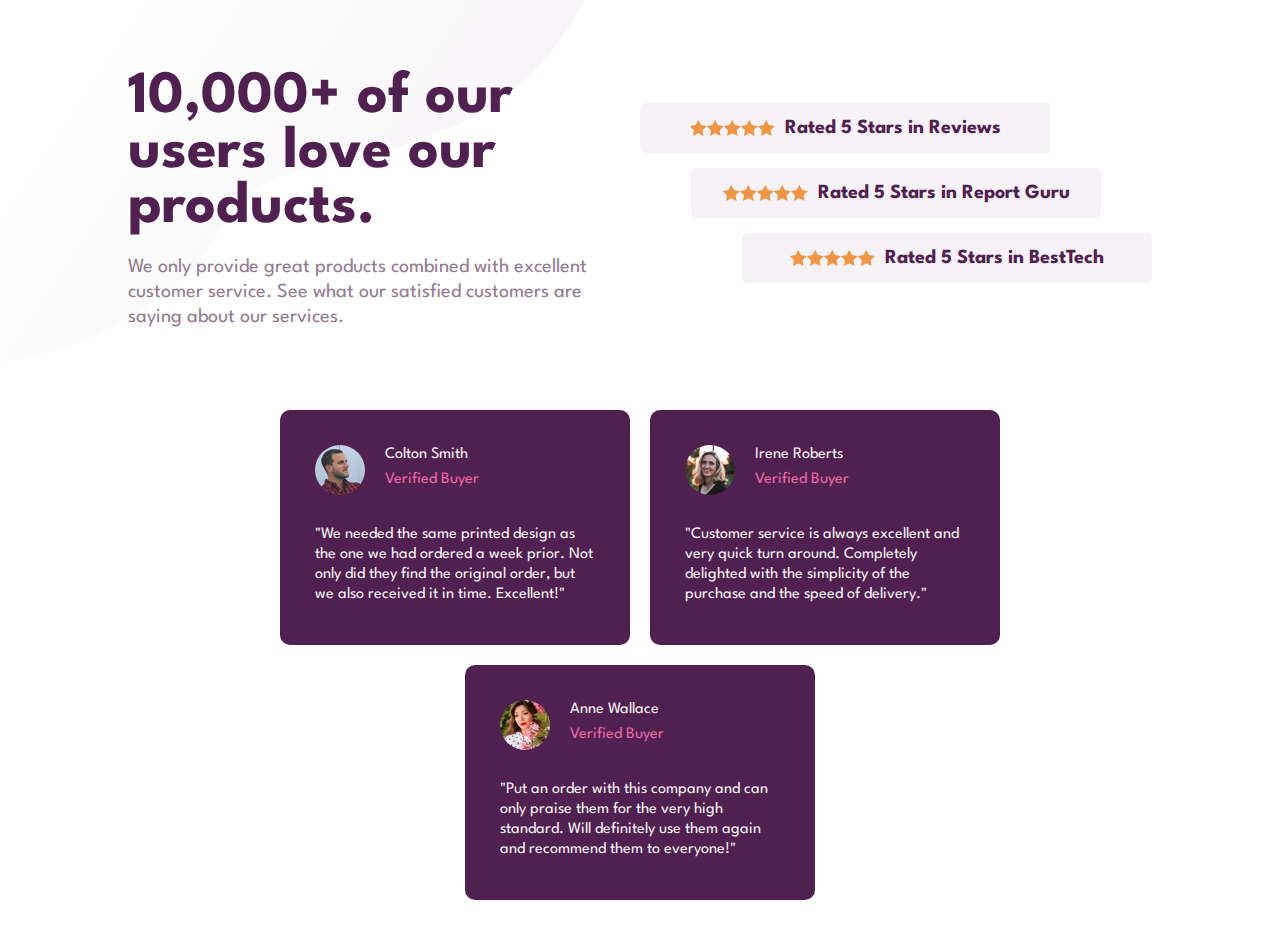
<file: index.html>
<!DOCTYPE html>
<html lang="en">

<head>
  <meta charset="UTF-8" />
  <meta name="viewport" content="width=device-width, initial-scale=1.0" />
  <!-- displays site properly based on user's device -->
  <link rel="preconnect" href="https://fonts.googleapis.com">
  <link rel="preconnect" href="https://fonts.gstatic.com" crossorigin>
  <link
    href="https://fonts.googleapis.com/css2?family=League+Spartan:wght@400;500;700&family=Montserrat:wght@400;700&display=swap"
    rel="stylesheet">
  <link rel="icon" type="image/png" sizes="32x32" href="./images/favicon-32x32.png" />
  <link rel="stylesheet" href="style.css">

  <title>Frontend Mentor | Social proof section</title>

</head>

<body>
  <div class="main-container">
    <header>

      <div class="title-container">
        <h1> 10,000+ of our users love our products. </h1>
        <p>We only provide great products combined with excellent customer service.
          See what our satisfied customers are saying about our services.</p>
      </div>

      <div class="stars-container">

        <div class="stars stars1">
          <img src="images/icon-star.svg" alt="">
          <img src="images/icon-star.svg" alt="">
          <img src="images/icon-star.svg" alt="">
          <img src="images/icon-star.svg" alt="">
          <img src="images/icon-star.svg" alt="">
          <span>Rated 5 Stars in Reviews</span>
        </div>

        <div class="stars stars2">
          <img src="images/icon-star.svg" alt="">
          <img src="images/icon-star.svg" alt="">
          <img src="images/icon-star.svg" alt="">
          <img src="images/icon-star.svg" alt="">
          <img src="images/icon-star.svg" alt="">
          <span>Rated 5 Stars in Report Guru</span>
        </div>

        <div class="stars stars3">
          <img src="images/icon-star.svg" alt="">
          <img src="images/icon-star.svg" alt="">
          <img src="images/icon-star.svg" alt="">
          <img src="images/icon-star.svg" alt="">
          <img src="images/icon-star.svg" alt="">
          <span>Rated 5 Stars in BestTech</span>
        </div>
      </div>
    </header>


    <div class="cards-container">

      <article class="card card1">

        <div class="card-header">

          <img src="images/image-colton.jpg" alt="">
          <div class="card-title">
            <p>Colton Smith</p>
            <p class="verified">Verified Buyer</p>
          </div>


        </div>


        <p> "We needed the same printed design as the one we had ordered a week prior.
          Not only did they find the original order, but we also received it in time.
          Excellent!"</p>

      </article>

      <article class="card card2">

        <div class="card-header">

          <img class="img-card" src="images/image-irene.jpg" alt="">

          <div class="card-title">
            <p>Irene Roberts</p>
            <p class="verified">Verified Buyer</p>
          </div>

        </div>

        <p>"Customer service is always excellent and very quick turn around. Completely
          delighted with the simplicity of the purchase and the speed of delivery."</p>
      </article>

      <article class="card card3">
        <div class="card-header">

          <img src="images/image-anne.jpg" alt="">

          <div class="card-title">
            <p>Anne Wallace</p>
            <p class="verified">Verified Buyer</p>
          </div>

        </div>
        <p> "Put an order with this company and can only praise them for the very high
          standard. Will definitely use them again and recommend them to everyone!"</p>
      </article>
    </div>


  </div>


</body>

</html>
</file>
<file: style.css>
:root {
  /* Colors */
  --very-dark-magenta: hsl(300, 43%, 22%);
  --soft-pink: hsl(333, 80%, 67%);
  --dark-grayish-magenta: hsl(303, 10%, 53%);
  --light-grayish-magenta: hsl(300, 24%, 96%);

  /*Font size  */
  --font-sixty: 60px;
  --font-fifty: 50px;
  --font-twenty: 20px;
}

* {
  margin: 0;
  padding: 0;
  font-family: "League Spartan", sans-serif;
}

body {
  max-width: 90rem;
  margin: auto;
  background-image: url("images/bg-pattern-top-desktop.svg");
  background-repeat: no-repeat;
}

.main-container {
  width: 80%;
  margin: auto;
}

header {
  min-height: 25rem;
  height: auto;
  /* flex */
  display: flex;
  flex-direction: row;
  flex-wrap: wrap;
  justify-content: space-between;
}

.title-container {
  width: 50%;
  min-width: 31.25rem;
  height: auto;
  /* flex */
  display: flex;
  flex-direction: column;
  flex-wrap: wrap;
  justify-content: center;
  align-items: stretch;
}

.title-container h1 {
  color: var(--very-dark-magenta);
  font-size: var(--font-sixty);
  min-width: 18.75rem;
  width: 25rem;
  margin-bottom: 0.625rem;
}

.title-container p {
  color: var(--dark-grayish-magenta);
  font-size: var(--font-twenty);

  /* min-width: 400px; */

  width: 31.25rem;
  margin-top: 0.625rem;
  line-height: 1.5625rem;
}

.stars-container {
  width: 50%;
  min-width: 25rem;

  /* flex */
  flex-flow: column wrap;
  display: flex;
  justify-content: center;
  align-items: center;
}

.stars-container .stars {
  background: var(--light-grayish-magenta);
  color: var(--very-dark-magenta);
  font-size: var(--font-twenty);
  font-weight: bold;
  width: 25.625rem;
  height: 3.125rem;
  margin-bottom: 0.9375rem;
  border-radius: 0.3125rem;

  /* flex */

  display: flex;
  flex-flow: row wrap;
  justify-content: center;
  align-items: center;
}

.stars span {
  margin-left: 0.625rem;
}

.stars-container .stars1 {
  align-self: flex-start;
}

.stars-container .stars2 {
  align-self: center;
}

.stars-container .stars3 {
  align-self: flex-end;
}

.cards-container {
  min-height: 20rem;
  height: auto;
  margin-bottom: 1.25rem;
  display: flex;
  flex-flow: row wrap;
  justify-content: space-between;
}

.card {
  background: var(--very-dark-magenta);
  color: var(--light-grayish-magenta);
  width: 21.875rem;
  /* min-width: 250; */
  height: 14.6875rem;
  border-radius: 0.625rem;
  /* flex-grow: 1; */
  display: flex;

  flex-flow: column;
  justify-content: flex-start;
  align-items: center;
}

.card-header {
  position: relative;
  display: flex;
  flex-direction: row;
  justify-content: flex-start;
  width: 17.5rem;
  margin-top: 2.1875rem;
  margin-bottom: 1.875rem;
}

.card-title .verified {
  color: var(--soft-pink);
}

.card p {
  width: 17.5rem;
  margin-bottom: 0.3125rem;
  line-height: 1.25rem;
}

.card-header img {
  width: 3.125rem;
  border-radius: 1.5625rem;
}

.card-header .card-title {
  align-self: center;
  position: absolute;
  left: 4.375rem;
}

.cards-container .card1 {
  align-self: flex-start;
}

.cards-container .card2 {
  align-self: center;
}

.cards-container .card3 {
  align-self: flex-end;
}

/* Media query */

@media screen and (max-width: 1330px) {
  .cards-container {
    justify-content: center;
  }

  .card {
    margin: 0.625rem 0.625rem;
  }

  .cards-container .card2 {
    align-self: flex-start;
  }

  .cards-container .card3 {
    align-self: flex-end;
  }
}

@media screen and (max-width: 78.125rem) {
  header {
    margin-top: 5rem;
    margin-bottom: 3.125rem;
    justify-content: center;
  }

  .title-container {
    margin-bottom: 3.125rem;
    flex-direction: row;
    justify-content: center;
  }

  .title-container h1 {
    text-align: center;
  }

  .title-container p {
    text-align: center;
    width: 25.625rem;
    margin-top: 1.875rem;
  }

  .stars-container {
    justify-content: center;
    align-items: center;
  }

  .stars-container .stars {
    width: 25.625rem;
    height: 5rem;
  }

  .stars-container .stars1 {
    align-self: center;
  }

  .stars-container .stars2 {
    align-self: center;
  }

  .stars-container .stars3 {
    align-self: center;
  }
}

@media screen and (max-width: 57.8125rem) {
  .title-container h1 {
    text-align: center;
  }

  .title-container p {
    text-align: center;
  }

  .cards-container {
    justify-content: center;
    align-items: center;
  }

  .card p {
    width: 18.75rem;
    margin-left: 0.9375rem;
    margin-bottom: 0.3125rem;
  }
}

@media screen and (max-width: 31.25rem) {
  .title-container {
    align-items: center;
    width: 25rem;
  }

  .title-container h1 {
    width: 21.875rem;
    min-width: 15.625rem;
    font-size: var(--font-fifty);
    text-align: center;
  }

  .title-container p {
    width: 21.875rem;
    min-width: 18.75rem;
  }

  .stars-container .stars {
    width: 20.5rem;
    height: 4.6875rem;
  }

  .stars span {
    margin: 0 1.25rem;
  }

  .card {
    width: 20.625rem;
    height: 15.875rem;
  }
}
</file>
